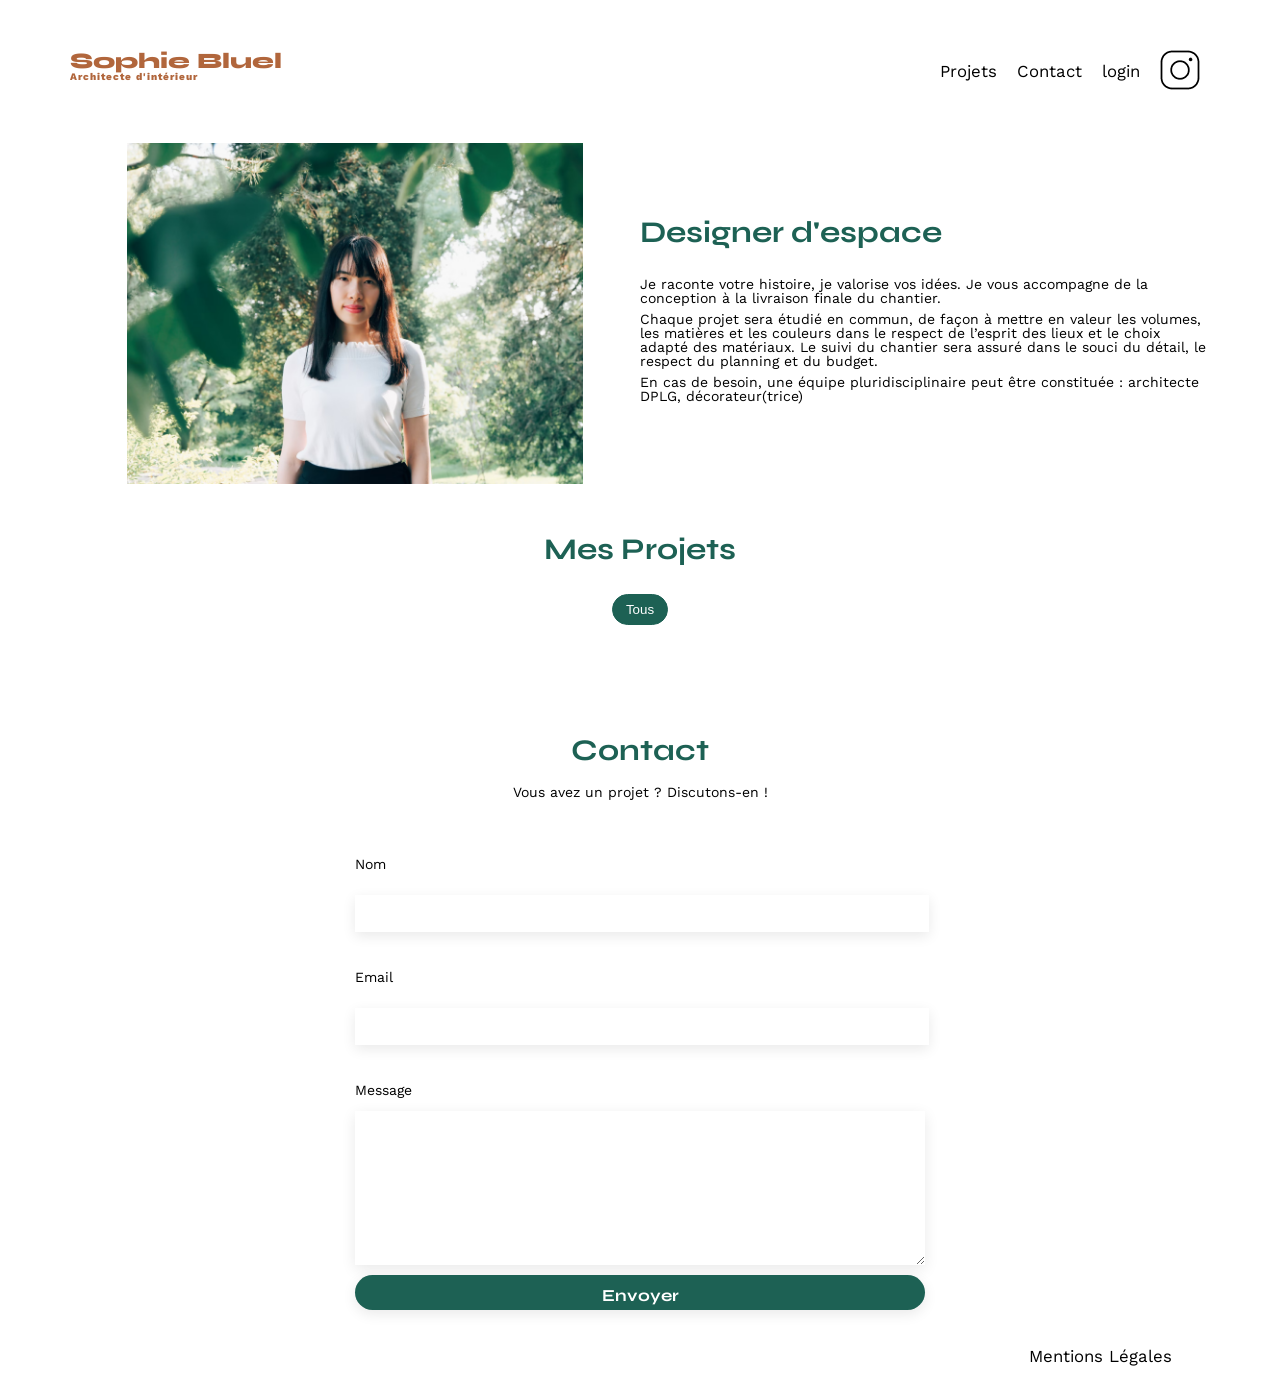
<file: Frontend/index.html>
<!DOCTYPE html>
<html lang="fr">
<head>
    <meta charset="UTF-8">
    <title>Sophie Bluel - Architecte d'intérieur</title>
    <meta name="viewport" content="width=device-width, initial-scale=1.0">
    <link rel="preconnect" href="https://fonts.googleapis.com">
    <link rel="preconnect" href="https://fonts.gstatic.com" crossorigin>
    <link href="https://fonts.googleapis.com/css2?family=Syne:wght@700;800&family=Work+Sans&display=swap" rel="stylesheet">
    <meta name="description" content="">
    <link rel="stylesheet" href="./assets/style.css">
    <script type="module" src="./assets/js/script.js" defer></script>
</head>
<body>

<!-- ================= HEADER ================= -->
<header>
    <a href="/Portfolio-architecte-sophie-bluel/FrontEnd/">
        <h1>Sophie Bluel <span>Architecte d'intérieur</span></h1>
    </a>
    <nav>
        <ul>
            <li>Projets</li>
            <li>Contact</li>
            <li class="login"></li>
            <li><img src="./assets/icons/instagram.png" alt="Instagram"></li>
        </ul>
    </nav>
</header>

<!-- ================= MAIN ================= -->
<main>

    <!-- ===== INTRODUCTION ===== -->
    <section id="introduction">
        <figure>
            <img src="./assets/images/sophie-bluel.png" alt="Sophie Bluel">
        </figure>
        <article>
            <h2>Designer d'espace</h2>
            <p>Je raconte votre histoire, je valorise vos idées. Je vous accompagne de la conception à la livraison finale du chantier.</p>
            <p>Chaque projet sera étudié en commun, de façon à mettre en valeur les volumes, les matières et les couleurs dans le respect de l’esprit des lieux et le choix adapté des matériaux. Le suivi du chantier sera assuré dans le souci du détail, le respect du planning et du budget.</p>
            <p>En cas de besoin, une équipe pluridisciplinaire peut être constituée : architecte DPLG, décorateur(trice)</p>
        </article>
    </section>

    <!-- ===== PORTFOLIO ===== -->
    <section id="portfolio">
        <div class="flex">
            <h2>Mes Projets</h2>
            <button class="button-modifier" style="display:none;">
                <img src="./assets/icons/modifier.png" alt="Modifier">
                <span>Modifier</span>
            </button>
        </div>

        <!-- Filtres catégories -->
        <div class="categories-filter"></div>

        <!-- Galerie principale -->
        <div class="gallery"></div>
    </section>

    <!-- ===== CONTACT ===== -->
    <section id="contact">
        <h2>Contact</h2>
        <p>Vous avez un projet ? Discutons-en !</p>
        <form action="#" method="post">
            <label for="name">Nom</label>
            <input type="text" name="name" id="name" required>

            <label for="email">Email</label>
            <input type="email" name="email" id="email" required>

            <label for="message">Message</label>
            <textarea name="message" id="message" cols="30" rows="10" required></textarea>

            <input type="submit" value="Envoyer">
        </form>
    </section>

</main>

<!-- ================= MODALS ================= -->
<!-- Modal Galerie -->
<div class="modal modal1" style="display:none;" role="dialog" aria-hidden="true">
    <h3>Galerie Photo</h3>
    <button type="button" class="button-fermer1" aria-label="Fermer">&times;</button>
    <div class="gallery-modal"></div>
    <hr>
    <button type="button" class="button-ajoute-photo">Ajouter une photo</button>
</div>

<!-- Modal Ajouter Photo -->
<div class="modal modal2" style="display:none;" role="dialog" aria-hidden="true">
    <h3>Ajouter une photo</h3>
    <button type="button" class="button-fermer2" aria-label="Fermer">&times;</button>
    <button type="button" class="retourne-modal1" aria-label="Retour">&larr;</button>

    <form class="form-ajouter-photo" method="post" enctype="multipart/form-data">
        <!-- Photo -->
        <label for="photo">Photo</label>
        <div class="img-ajoute">
            <img id="preview" src="./assets/icons/picture-ajoute.png" alt="Aperçu image">
            <button type="button">
                <input type="file" name="photo" id="photo" accept="image/*" required>
                <p class="btn-ajoute-file">+ Ajouter photo</p>
            </button>
            <p>jpg, png : 4Mo max</p>
        </div>

        <!-- Titre -->
        <label for="title">Titre</label>
        <br>
        <input type="text" name="title" id="title" required>
        <br>

        <!-- Catégorie -->
        <label for="category">Catégorie</label>
        <br>
        <select name="category" id="select-category" required></select>

        <hr>
        <div class="valide-img">
            <input type="submit" value="Valider">
        </div>
    </form>
</div>

<!-- ================= FOOTER ================= -->
<footer>
    <nav>
        <ul>
            <li>Mentions Légales</li>
        </ul>
    </nav>
</footer>

</body>
</html>
</file>
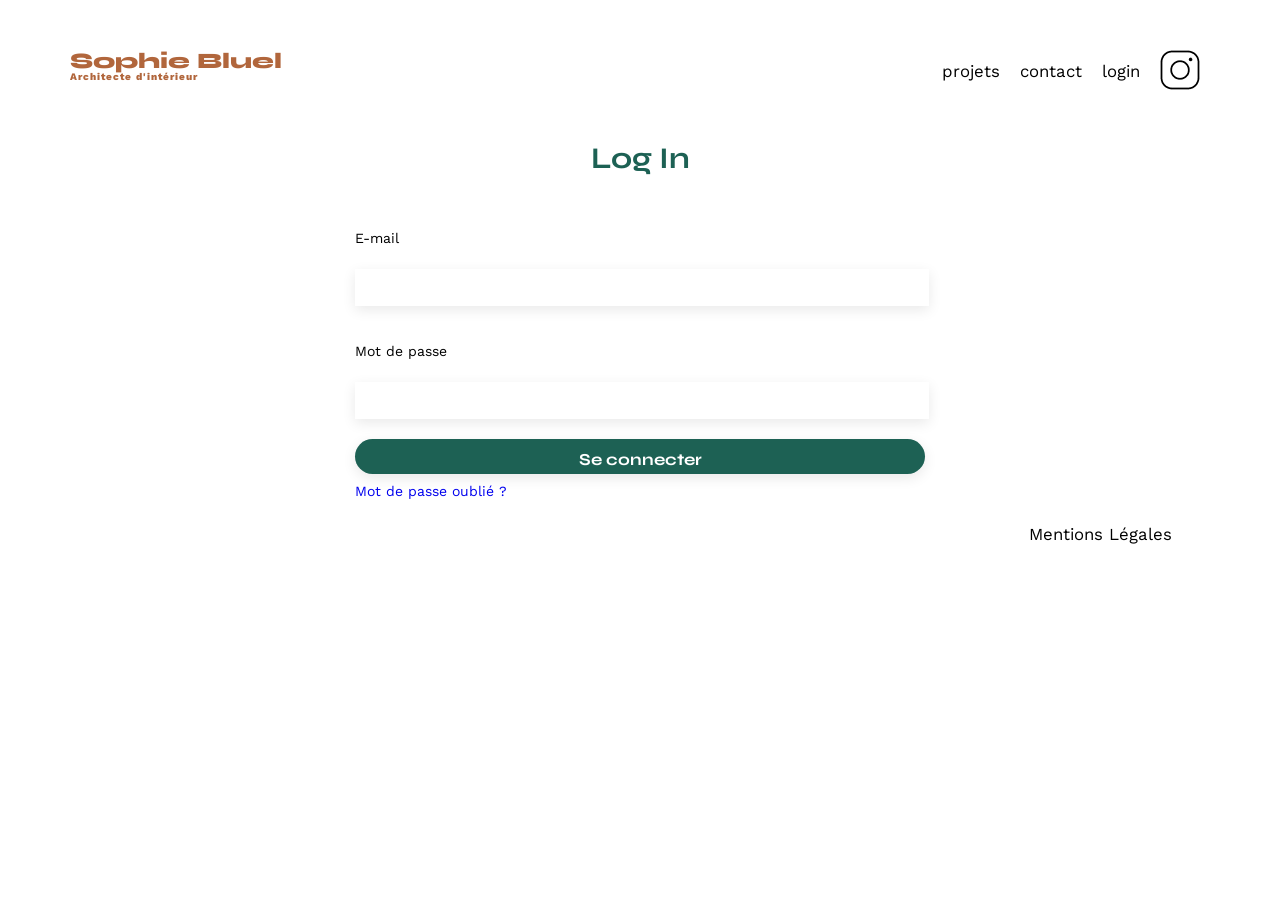
<file: Frontend/login.html>
<!DOCTYPE html>
<html lang="fr">
<head>
	<meta charset="UTF-8">
	<title>Sophie Bluel - Architecte d'intérieur</title>
	<meta name="viewport" content="width=device-width, initial-scale=1.0">
	<link rel="preconnect" href="https://fonts.googleapis.com">
	<link rel="preconnect" href="https://fonts.gstatic.com" crossorigin>
	<link href="https://fonts.googleapis.com/css2?family=Syne:wght@700;800&family=Work+Sans&display=swap" rel="stylesheet">
	<meta name="description" content="">
	<link rel="stylesheet" href="./assets/style.css">
	<script type="module" src="./assets/js/login.js" defer></script>
</head>
<body>
<header>
	<a href="/Portfolio-architecte-sophie-bluel/FrontEnd/"><h1>Sophie Bluel <span>Architecte d'intérieur</span></h1></a>
	<nav>
		<ul>
			<li>projets</li>
			<li>contact</li>
			<li>login</li>
			<li><img src="./assets/icons/instagram.png" alt="Instagram"></li>
		</ul>
	</nav>
</header>
<main>
	
    <div id="contact">
        <h2> Log In </h2>
        <form  class="login-form" method="get">
            <label for="username">E-mail</label>
            <input type="text" name="username" id="username">
            <label for="password">Mot de passe</label>
            <input type="password" name="password" id="password">
            <input type="submit" value="Se connecter">
        </form>
        <a class="mdp-oublie" href="#">Mot de passe oublié ?</a>
    </div>
    
</main>

<footer>
	<nav>
		<ul>
			<li>Mentions Légales</li>
		</ul>
	</nav>
</footer>
</body>
</html>
</file>
<file: Frontend/assets/style.css>
/* ===================== RESET CSS ===================== */
html, body, div, span, applet, object, iframe,
h1, h2, h3, h4, h5, h6, p, blockquote, pre,
a, abbr, acronym, address, big, cite, code,
del, dfn, em, img, ins, kbd, q, s, samp,
small, strike, strong, sub, sup, tt, var,
b, u, i, center,
dl, dt, dd, ol, ul, li,
fieldset, form, label, legend,
table, caption, tbody, tfoot, thead, tr, th, td,
article, aside, canvas, details, embed,
figure, figcaption, footer, header, hgroup,
menu, nav, output, ruby, section, summary,
time, mark, audio, video {
	margin: 0;
	padding: 0;
	border: 0;
	font-size: 100%;
	font: inherit;
	vertical-align: baseline;
}

article, aside, details, figcaption, figure,
footer, header, hgroup, menu, nav, section {
	display: block;
}

body {
	line-height: 1;
	max-width: 1140px;
	margin: auto;
	font-family: 'Work Sans';
	font-size: 14px;
}

ol, ul {
	list-style: none;
}

table {
	border-collapse: collapse;
	border-spacing: 0;
}

/* ===================== TYPOGRAPHIE ===================== */
h1 {
	display: flex;
	flex-direction: column;
	font-family: 'Syne';
	font-size: 22px;
	font-weight: 800;
	color: #B1663C;
}

h1 > span {
	font-family: 'Work Sans';
	font-size: 10px;
	letter-spacing: 0.1em;
}

h2 {
	font-family: 'Syne';
	font-weight: 700;
	font-size: 30px;
	color: #1D6154;
}

h3 {
	font-size: 26px;
	text-align: center;
}

/* ===================== LAYOUT GLOBAL ===================== */
header {
	display: flex;
	justify-content: space-between;
	margin: 50px 0;
}

section {
	margin: 50px 0;
}

.flex {
	display: flex;
}

/* ===================== NAVIGATION ===================== */
nav ul {
	display: flex;
	align-items: center;
}

nav li {
	padding: 0 10px;
	font-size: 1.2em;
}

li:hover {
	color: #B1663C;
}

footer nav ul {
	display: flex;
	justify-content: flex-end;
	margin: 2em;
}

/* ===================== INTRODUCTION ===================== */
#introduction {
	display: flex;
	align-items: center;
}

#introduction figure {
	flex: 1;
}

#introduction img {
	display: block;
	margin: auto;
	width: 80%;
}

#introduction article {
	flex: 1;
}

#introduction h2 {
	margin-bottom: 1em;
}

#introduction p {
	margin-bottom: 0.5em;
}

/* ===================== PORTFOLIO ===================== */
#portfolio {
	display: flex;
	flex-direction: column;
	align-items: center;
}

#portfolio h2 {
	text-align: center;
}

/* ===================== GALLERY ===================== */
.gallery {
	width: 100%;
	display: grid;
	grid-template-columns: repeat(3, 1fr);
	gap: 20px;
	margin-top: 30px;
}

.gallery img {
	width: 100%;
}

/* ===================== FILTRES ===================== */
.category-filter,
.categories-filter {
	display: flex;
	gap: 20px;
}

.button-category-filter {
	padding: 0.5em 1em;
	border: 1px solid #1D6154;
	color: #1D6154;
	border-radius: 60px;
	cursor: pointer;
	background-color: white;
	margin: 30px 0;
}

.button-category-filter.active {
	background-color: #1D6154;
	color: white;
}

/* ===================== MODAL ===================== */
.modal {
	width: 630px;
	height: 688px;
}

.modal1, .modal2 {
	position: fixed;
	top: 15%;
	left: 35%;
	width: 35%;
	height: fit-content;
	background: white;
	z-index: 1;
	padding: 30px;
	border-radius: 10px;
}

.modal1 {
	text-align: center;
}

.button-fermer1,
.button-fermer2 {
	position: absolute;
	top: 5px;
	right: 5px;
	cursor: pointer;
}

.retourne-modal1 {
	position: absolute;
	top: 5px;
	left: 5px;
	border: none;
	background: none;
	font-size: 1.1em;
	cursor: pointer;
}

/* ===================== GALLERY MODAL ===================== */
.gallery-modal {
	display: flex;
	flex-wrap: wrap;
	gap: 20px;
	justify-content: center;
	margin: 20px;
}

.gallery-modal figure {
	position: relative;
	display: inherit;
}

.gallery-modal img {
	width: 76px;
	height: 102px;
}

/* ===================== BOUTON SUPPRIMER ===================== */
.button-supprimer {
	position: absolute;
	right: 0;
	top: 2px;
	background: transparent;
	border: none;
	cursor: pointer;
}

.button-supprimer img {
	width: 17px;
	height: 17px;
}

/* ===================== CONTACT ===================== */
#contact {
	width: 50%;
	margin: auto;
}

#contact > * {
	text-align: center;
}

#contact h2 {
	margin-bottom: 20px;
}

#contact form {
	display: flex;
	flex-direction: column;
	text-align: left;
	margin-top: 30px;
}

#contact label {
	margin: 2em 0 1em 0;
}

#contact input,
input[type="text"],
select {
	width: 100%;
	height: 35px;
	margin: 10px 0;
	border: none;
	box-shadow: 0px 4px 14px rgba(0, 0, 0, 0.09);
}

#contact textarea {
	border: none;
	box-shadow: 0px 4px 14px rgba(0, 0, 0, 0.09);
}

/* ===================== BOUTONS ===================== */
.button-ajoute-photo,
input[type="submit"] {
	font-family: 'Syne';
	font-weight: 700;
	color: white;
	background-color: #1D6154;
	border-radius: 60px;
	border: none;
	font-size: 1.2em;
	cursor: pointer;
	text-align: center;
}

.button-ajoute-photo {
	margin: 20px;
	padding: 10px 40px;
}

input[type="submit"] {
	margin: 2em auto;
	padding: 10px 40px;
}

input[type="submit"]:disabled {
	background-color: rgba(167, 167, 167, 1);
	cursor: not-allowed;
}

.button-modifier {
	background: none;
	border: none;
	cursor: pointer;
}

/* ===================== AJOUT IMAGE ===================== */
.img-ajoute {
	background: rgba(232, 241, 246, 1);
	display: flex;
	flex-direction: column;
	align-items: center;
	justify-content: center;
	gap: 10px;
	padding: 10px;
}

.img-ajoute input {
	position: relative;
	z-index: 1;
	opacity: 0;
}

.img-ajoute button {
	position: relative;
	z-index: 0;
	background: rgba(203, 214, 220, 1);
	border-radius: 50px;
	border: none;
	height: 36px;
	width: 173px;
	cursor: pointer;
}

.btn-ajoute-file {
	position: absolute;
	top: 9px;
	right: 25%;
	color: rgb(48, 102, 133);
	font-size: 14px;
	font-weight: 500;
}
/* ===================== BANDEAU ADMIN ===================== */
.bandeau-admin {
    background-color: black;
    color: white;
    text-align: center;
    padding: 10px;
    font-size: 14px;
}
/* ===================== DIVERS ===================== */
.valide-img {
	text-align: center;
}

hr {
	color: rgb(179, 179, 179);
	font-size: 1px;
}

a {
	text-decoration: none;
}
</file>
